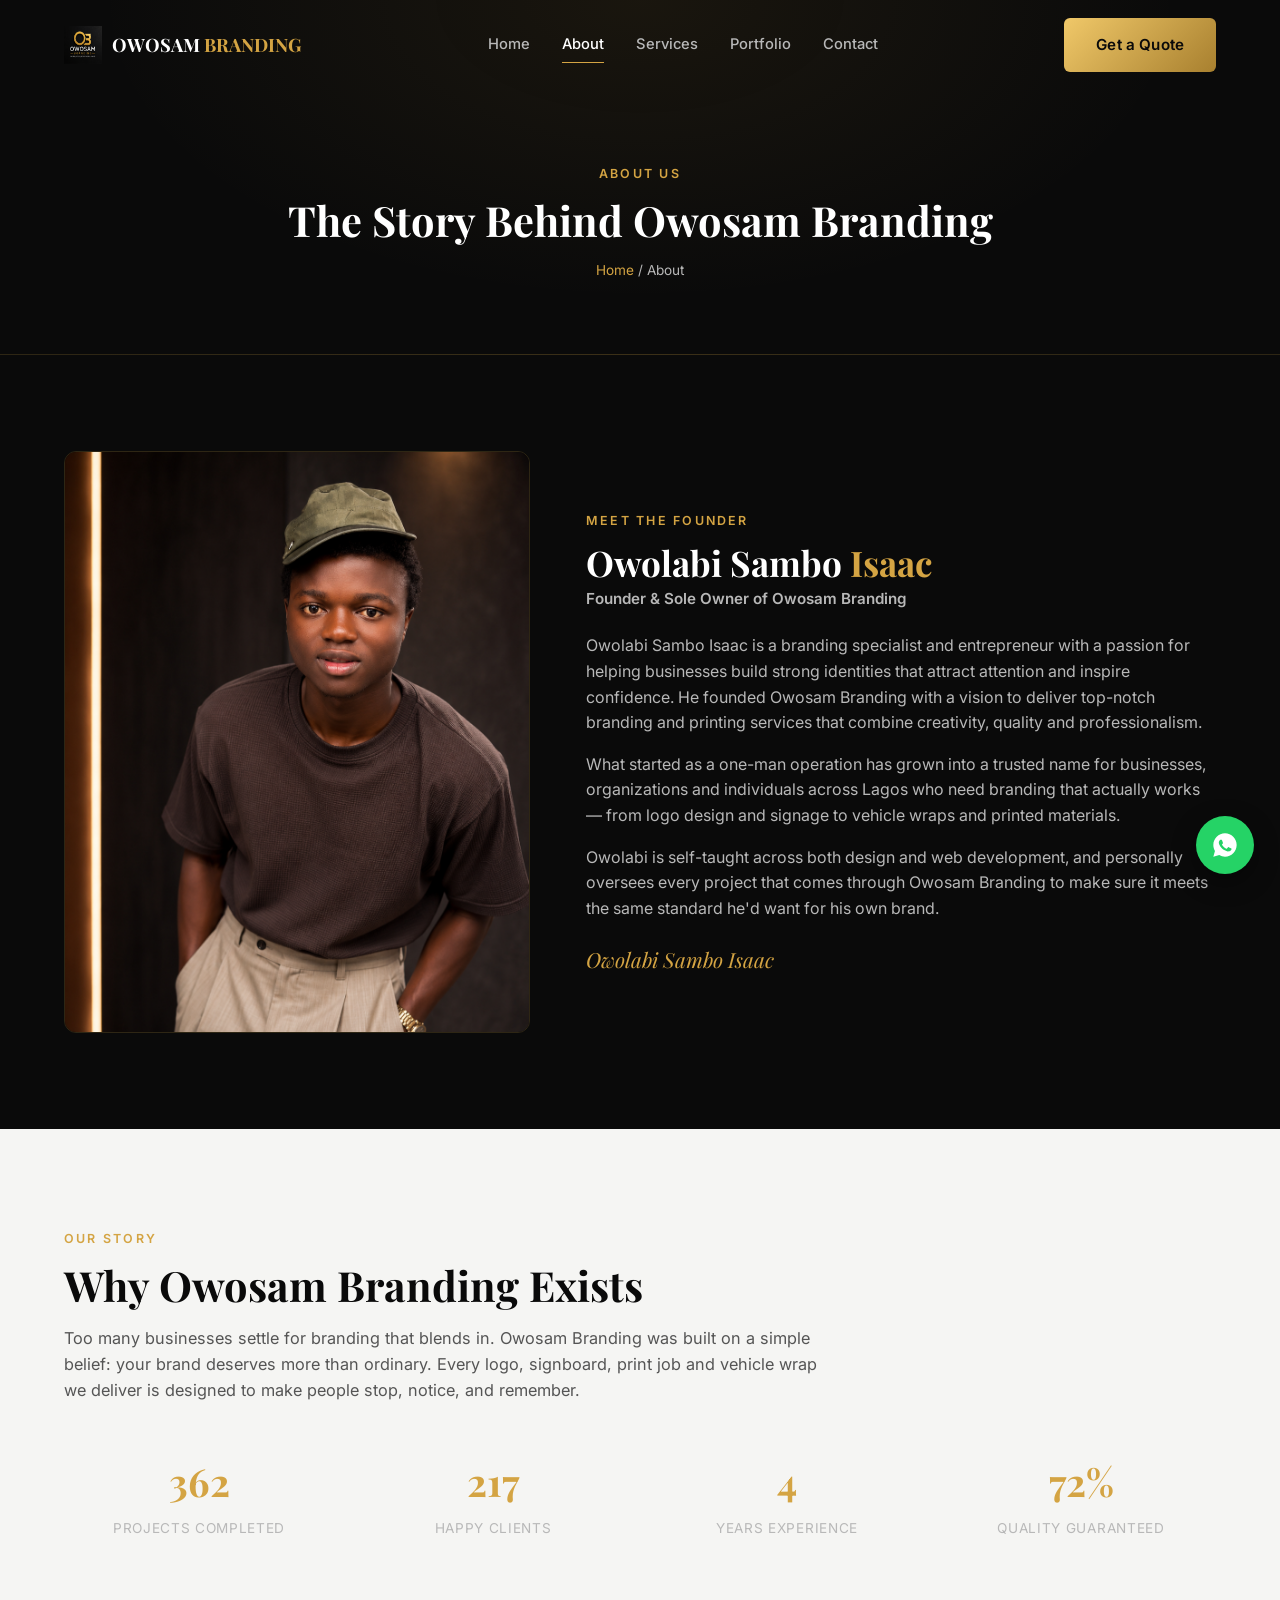
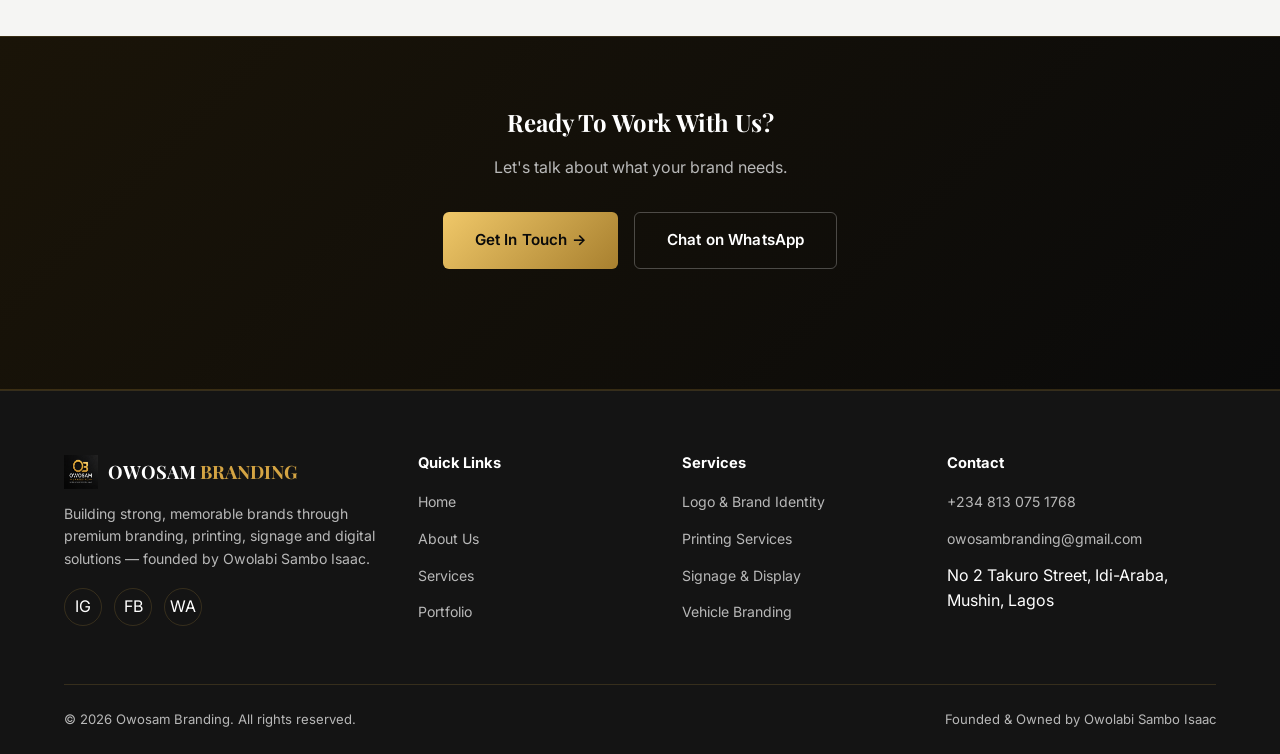
<file: about.html>
<!DOCTYPE html>
<html lang="en">
<head>
<meta charset="UTF-8">
<meta name="viewport" content="width=device-width, initial-scale=1.0">
<title>About Us | Owosam Branding — Founded by Owolabi Sambo Isaac</title>
<meta name="description" content="Learn the story behind Owosam Branding and its founder, Owolabi Sambo Isaac — a Lagos-based branding specialist building strong, memorable brands.">
<link rel="canonical" href="https://samboowolabi244342-max.github.io/owosambranding/about.html">
<meta property="og:title" content="About Owosam Branding — Founded by Owolabi Sambo Isaac">
<meta property="og:description" content="The story behind Owosam Branding and founder Owolabi Sambo Isaac.">
<meta property="og:type" content="profile">
<link rel="icon" href="images/logo.png" type="image/png">
<link rel="preconnect" href="https://fonts.googleapis.com">
<link rel="preconnect" href="https://fonts.gstatic.com" crossorigin>
<link href="https://fonts.googleapis.com/css2?family=Playfair+Display:wght@600;700&family=Inter:wght@400;500;600;700&display=swap" rel="stylesheet">
<link rel="stylesheet" href="css/style.css">
<script type="application/ld+json">
{
  "@context": "https://schema.org",
  "@type": "Person",
  "name": "Owolabi Sambo Isaac",
  "jobTitle": "Founder & Sole Owner",
  "worksFor": { "@type": "Organization", "name": "Owosam Branding" },
  "image": "https://samboowolabi244342-max.github.io/owosambranding/images/founder-owolabi-sambo-isaac.jpg",
  "url": "https://samboowolabi244342-max.github.io/owosambranding/about.html",
  "sameAs": [
    "https://www.instagram.com/owosambranding",
    "https://www.facebook.com/profile.php?id=61586457080422"
  ]
}
</script>
</head>
<body>

<div id="loader"><div class="loader-mark" aria-hidden="true"></div></div>
<a href="#main" class="skip-link">Skip to main content</a>

<header class="navbar" id="navbar">
  <div class="container nav-inner">
    <a href="index.html" class="logo" aria-label="Owosam Branding home">
      <img src="images/logo.png" alt="" width="38" height="38">
      <span class="logo-text">OWOSAM<span> BRANDING</span></span>
    </a>
    <nav class="nav-links" aria-label="Primary">
      <a href="index.html">Home</a>
      <a href="about.html" class="active">About</a>
      <a href="services.html">Services</a>
      <a href="portfolio.html">Portfolio</a>
      <a href="contact.html">Contact</a>
    </nav>
    <div class="nav-cta">
      <a href="contact.html" class="btn btn-gold">Get a Quote</a>
      <button class="hamburger" id="hamburger" aria-label="Open menu" aria-expanded="false" aria-controls="mobileMenu">
        <span></span><span></span><span></span>
      </button>
    </div>
  </div>
</header>

<div class="mobile-menu" id="mobileMenu">
  <a href="index.html">Home</a>
  <a href="about.html" class="active">About</a>
  <a href="services.html">Services</a>
  <a href="portfolio.html">Portfolio</a>
  <a href="contact.html">Contact</a>
</div>

<main id="main">
  <section class="page-header">
    <div class="container">
      <div class="eyebrow">About Us</div>
      <h1 class="section-title">The Story Behind Owosam Branding</h1>
      <p class="breadcrumb"><a href="index.html">Home</a> / About</p>
    </div>
  </section>

  <section class="section">
    <div class="container founder-grid">
      <div class="founder-photo reveal">
        <img src="images/founder-owolabi-sambo-isaac.jpg" alt="Owolabi Sambo Isaac, Founder and Sole Owner of Owosam Branding" loading="lazy">
      </div>
      <div class="reveal">
        <div class="eyebrow">Meet The Founder</div>
        <h2 class="founder-name">Owolabi Sambo <span class="gold">Isaac</span></h2>
        <p class="founder-title">Founder &amp; Sole Owner of Owosam Branding</p>
        <div class="founder-bio">
          <p>Owolabi Sambo Isaac is a branding specialist and entrepreneur with a passion for helping businesses build strong identities that attract attention and inspire confidence. He founded Owosam Branding with a vision to deliver top-notch branding and printing services that combine creativity, quality and professionalism.</p>
          <p>What started as a one-man operation has grown into a trusted name for businesses, organizations and individuals across Lagos who need branding that actually works — from logo design and signage to vehicle wraps and printed materials.</p>
          <p>Owolabi is self-taught across both design and web development, and personally oversees every project that comes through Owosam Branding to make sure it meets the same standard he'd want for his own brand.</p>
        </div>
        <p class="founder-sig">Owolabi Sambo Isaac</p>
      </div>
    </div>
  </section>

  <section class="section light">
    <div class="container">
      <div class="eyebrow reveal">Our Story</div>
      <h2 class="section-title reveal">Why Owosam Branding Exists</h2>
      <p class="section-sub reveal" style="max-width:760px;">Too many businesses settle for branding that blends in. Owosam Branding was built on a simple belief: your brand deserves more than ordinary. Every logo, signboard, print job and vehicle wrap we deliver is designed to make people stop, notice, and remember.</p>
      <div class="stats-bar reveal-stagger" style="border:none; padding:0;">
        <div class="stat"><div class="num" data-count="500">0</div><div class="label">Projects Completed</div></div>
        <div class="stat"><div class="num" data-count="300">0</div><div class="label">Happy Clients</div></div>
        <div class="stat"><div class="num" data-count="5">0</div><div class="label">Years Experience</div></div>
        <div class="stat"><div class="num" data-count="100" data-suffix="%">0</div><div class="label">Quality Guaranteed</div></div>
      </div>
    </div>
  </section>

  <section class="cta-band">
    <div class="container reveal">
      <h2>Ready To Work With Us?</h2>
      <p>Let's talk about what your brand needs.</p>
      <div class="hero-actions" style="justify-content:center;">
        <a href="contact.html" class="btn btn-gold">Get In Touch &rarr;</a>
        <a href="https://wa.me/2348130751768" class="btn btn-outline" target="_blank" rel="noopener">Chat on WhatsApp</a>
      </div>
    </div>
  </section>
</main>

<footer>
  <div class="container">
    <div class="footer-grid">
      <div class="footer-about">
        <a href="index.html" class="logo"><img src="images/logo.png" alt="" width="34" height="34"><span class="logo-text">OWOSAM<span> BRANDING</span></span></a>
        <p>Building strong, memorable brands through premium branding, printing, signage and digital solutions — founded by Owolabi Sambo Isaac.</p>
        <div class="footer-social">
          <a href="https://www.instagram.com/owosambranding" target="_blank" rel="noopener" aria-label="Instagram">IG</a>
          <a href="https://www.facebook.com/profile.php?id=61586457080422" target="_blank" rel="noopener" aria-label="Facebook">FB</a>
          <a href="https://wa.me/2348130751768" target="_blank" rel="noopener" aria-label="WhatsApp">WA</a>
        </div>
      </div>
      <div class="footer-col">
        <h4>Quick Links</h4>
        <ul>
          <li><a href="index.html">Home</a></li>
          <li><a href="about.html">About Us</a></li>
          <li><a href="services.html">Services</a></li>
          <li><a href="portfolio.html">Portfolio</a></li>
        </ul>
      </div>
      <div class="footer-col">
        <h4>Services</h4>
        <ul>
          <li><a href="services.html">Logo &amp; Brand Identity</a></li>
          <li><a href="services.html">Printing Services</a></li>
          <li><a href="services.html">Signage &amp; Display</a></li>
          <li><a href="services.html">Vehicle Branding</a></li>
        </ul>
      </div>
      <div class="footer-col">
        <h4>Contact</h4>
        <ul>
          <li><a href="tel:+2348130751768">+234 813 075 1768</a></li>
          <li><a href="mailto:owosambranding@gmail.com">owosambranding@gmail.com</a></li>
          <li>No 2 Takuro Street, Idi-Araba, Mushin, Lagos</li>
        </ul>
      </div>
    </div>
    <div class="footer-bottom">
      <p>&copy; <span id="year"></span> Owosam Branding. All rights reserved.</p>
      <p>Founded &amp; Owned by Owolabi Sambo Isaac</p>
    </div>
  </div>
</footer>

<a href="https://wa.me/2348130751768" class="float-whatsapp" target="_blank" rel="noopener" aria-label="Chat on WhatsApp">
  <svg width="28" height="28" viewBox="0 0 24 24" fill="white"><path d="M12 2C6.48 2 2 6.48 2 12c0 1.85.5 3.58 1.38 5.07L2 22l5.07-1.33A9.94 9.94 0 0 0 12 22c5.52 0 10-4.48 10-10S17.52 2 12 2Zm5.2 14.2c-.22.62-1.28 1.18-1.77 1.25-.45.07-1.02.1-1.65-.1-.38-.12-.87-.28-1.5-.55-2.64-1.14-4.36-3.8-4.5-3.98-.13-.18-1.08-1.44-1.08-2.74 0-1.3.68-1.94.92-2.2.24-.27.52-.33.7-.33h.5c.16 0 .38-.06.59.45.22.53.74 1.84.8 1.97.07.13.11.29.02.47-.09.18-.13.29-.26.45-.13.16-.27.35-.39.47-.13.13-.27.27-.11.53.16.27.7 1.15 1.5 1.86 1.04.93 1.91 1.22 2.18 1.36.27.13.43.11.59-.07.16-.18.68-.79.86-1.06.18-.27.36-.22.6-.13.25.09 1.56.74 1.83.87.27.13.45.2.51.31.07.11.07.65-.14 1.26Z"/></svg>
</a>

<script src="js/script.js"></script>
</body>
</html>
</file>
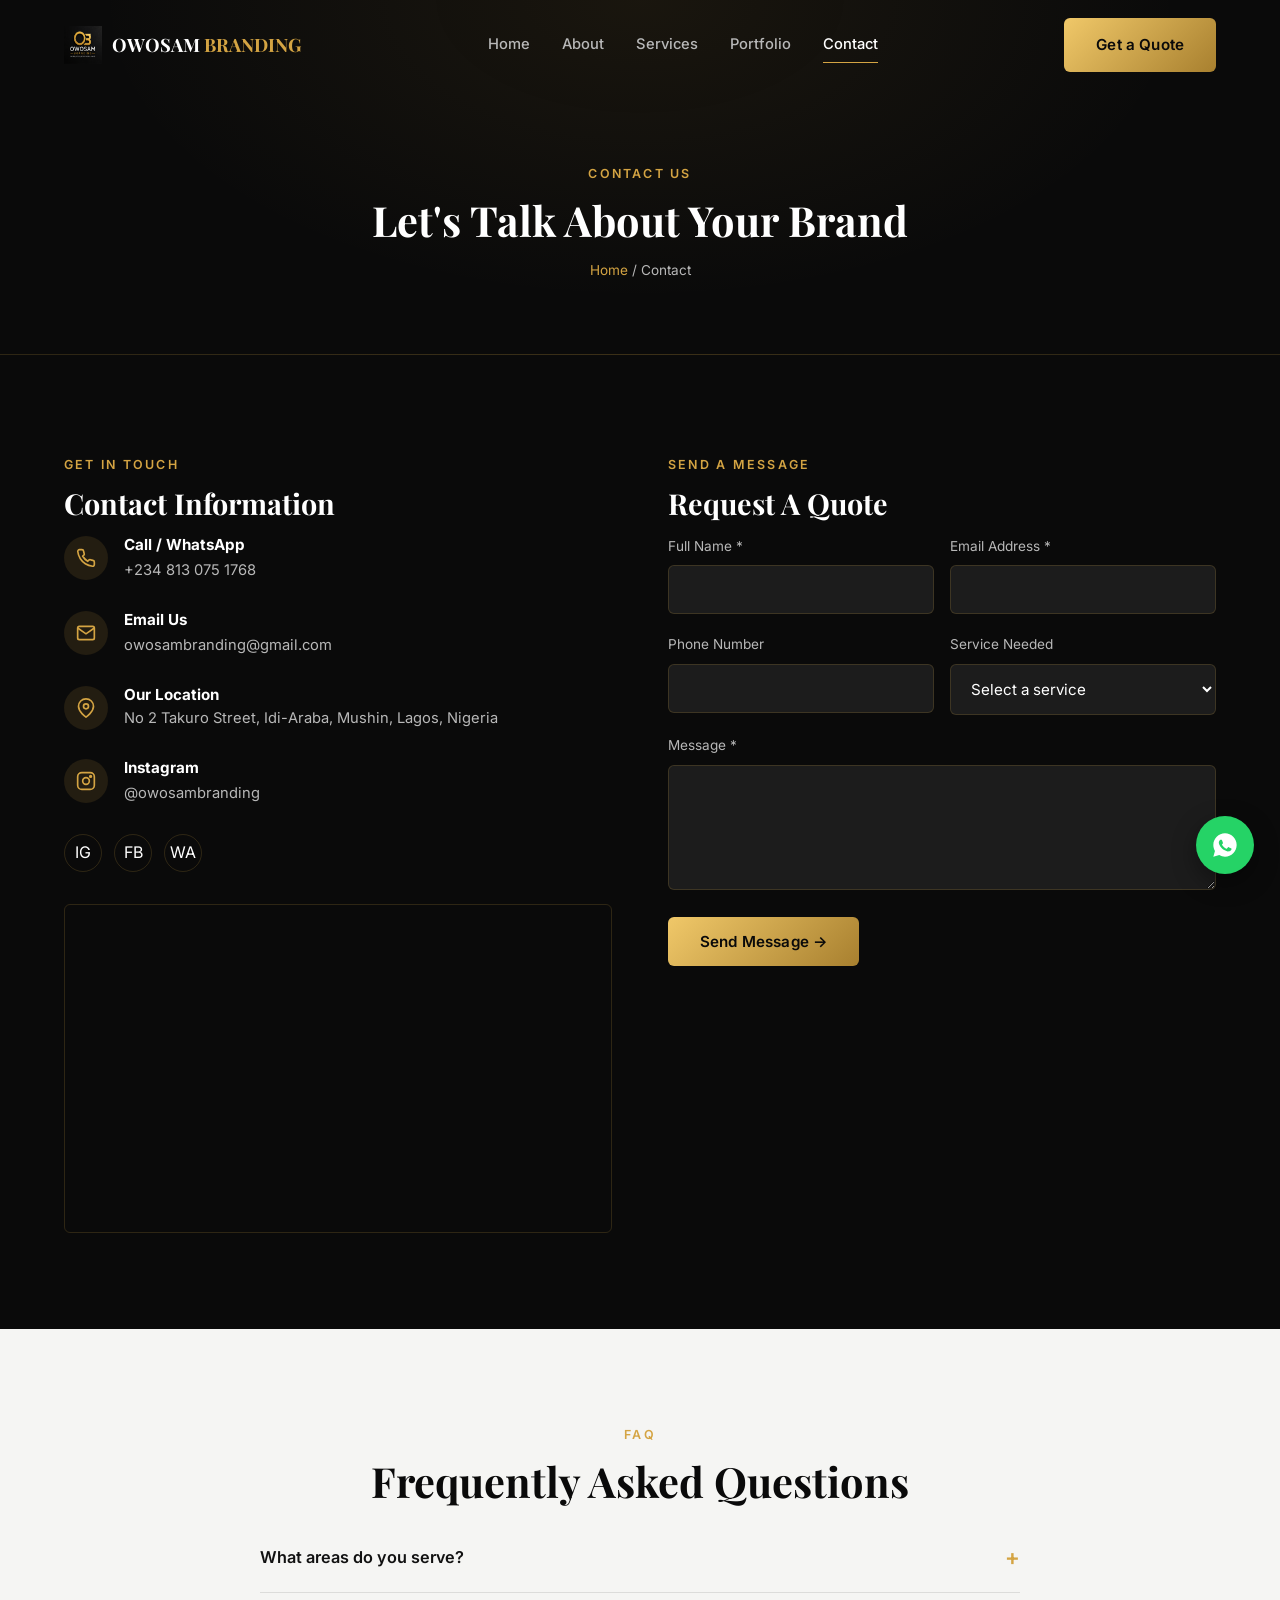
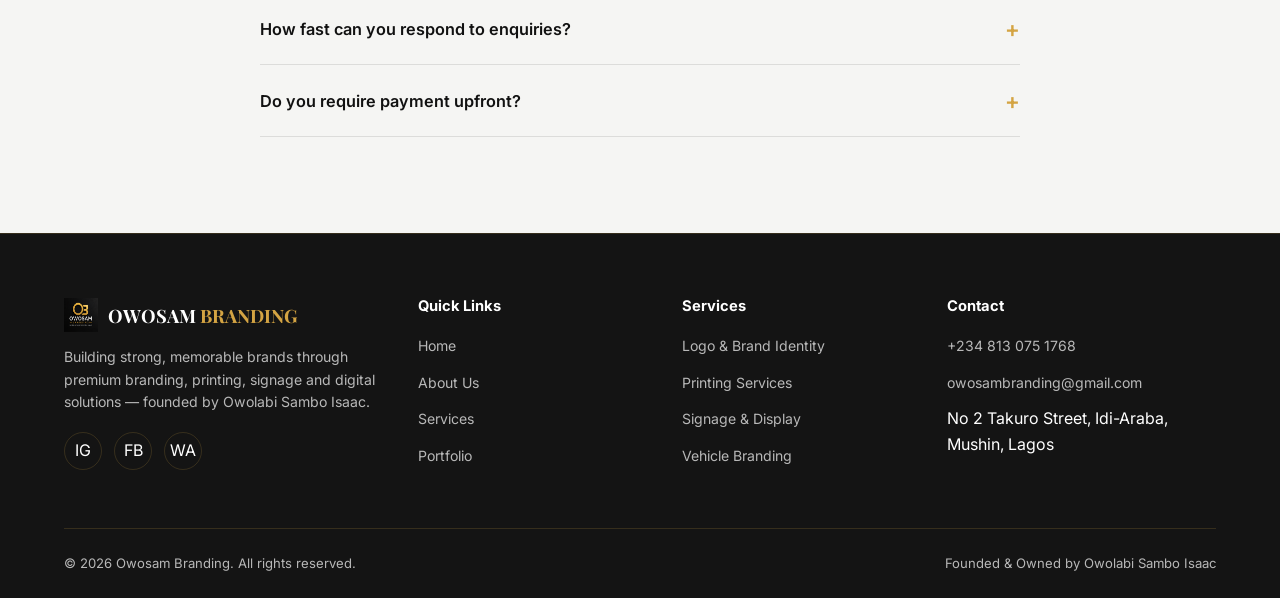
<file: contact.html>
<!DOCTYPE html>
<html lang="en">
<head>
<meta charset="UTF-8">
<meta name="viewport" content="width=device-width, initial-scale=1.0">
<title>Contact Us | Owosam Branding — Lagos, Nigeria</title>
<meta name="description" content="Get in touch with Owosam Branding in Mushin, Lagos. Call, WhatsApp or email founder Owolabi Sambo Isaac for a free quote on your next branding project.">
<link rel="canonical" href="https://samboowolabi244342-max.github.io/owosambranding/contact.html">
<meta property="og:title" content="Contact Owosam Branding">
<meta property="og:description" content="Reach Owosam Branding in Mushin, Lagos via WhatsApp, phone or email.">
<meta property="og:type" content="website">
<link rel="icon" href="images/logo.png" type="image/png">
<link rel="preconnect" href="https://fonts.googleapis.com">
<link rel="preconnect" href="https://fonts.gstatic.com" crossorigin>
<link href="https://fonts.googleapis.com/css2?family=Playfair+Display:wght@600;700&family=Inter:wght@400;500;600;700&display=swap" rel="stylesheet">
<link rel="stylesheet" href="css/style.css">
<script type="application/ld+json">
{
  "@context": "https://schema.org",
  "@type": "LocalBusiness",
  "name": "Owosam Branding",
  "image": "https://samboowolabi244342-max.github.io/owosambranding/images/logo.png",
  "founder": "Owolabi Sambo Isaac",
  "telephone": "+2348130751768",
  "email": "owosambranding@gmail.com",
  "address": {
    "@type": "PostalAddress",
    "streetAddress": "2 Takuro Street, Idi-Araba",
    "addressLocality": "Mushin",
    "addressRegion": "Lagos",
    "addressCountry": "NG"
  }
}
</script>
</head>
<body>

<div id="loader"><div class="loader-mark" aria-hidden="true"></div></div>
<a href="#main" class="skip-link">Skip to main content</a>

<header class="navbar" id="navbar">
  <div class="container nav-inner">
    <a href="index.html" class="logo" aria-label="Owosam Branding home">
      <img src="images/logo.png" alt="" width="38" height="38">
      <span class="logo-text">OWOSAM<span> BRANDING</span></span>
    </a>
    <nav class="nav-links" aria-label="Primary">
      <a href="index.html">Home</a>
      <a href="about.html">About</a>
      <a href="services.html">Services</a>
      <a href="portfolio.html">Portfolio</a>
      <a href="contact.html" class="active">Contact</a>
    </nav>
    <div class="nav-cta">
      <a href="contact.html" class="btn btn-gold">Get a Quote</a>
      <button class="hamburger" id="hamburger" aria-label="Open menu" aria-expanded="false" aria-controls="mobileMenu">
        <span></span><span></span><span></span>
      </button>
    </div>
  </div>
</header>

<div class="mobile-menu" id="mobileMenu">
  <a href="index.html">Home</a>
  <a href="about.html">About</a>
  <a href="services.html">Services</a>
  <a href="portfolio.html">Portfolio</a>
  <a href="contact.html" class="active">Contact</a>
</div>

<main id="main">
  <section class="page-header">
    <div class="container">
      <div class="eyebrow">Contact Us</div>
      <h1 class="section-title">Let's Talk About Your Brand</h1>
      <p class="breadcrumb"><a href="index.html">Home</a> / Contact</p>
    </div>
  </section>

  <section class="section">
    <div class="container contact-grid">
      <div class="reveal">
        <div class="eyebrow">Get In Touch</div>
        <h2 class="section-title" style="font-size:1.8rem;">Contact Information</h2>

        <div class="contact-info-item">
          <div class="ic" aria-hidden="true">
            <svg width="20" height="20" viewBox="0 0 24 24" fill="none" stroke="currentColor" stroke-width="2"><path d="M22 16.92v3a2 2 0 0 1-2.18 2 19.79 19.79 0 0 1-8.63-3.07 19.5 19.5 0 0 1-6-6 19.79 19.79 0 0 1-3.07-8.67A2 2 0 0 1 4.11 2h3a2 2 0 0 1 2 1.72c.127.96.362 1.903.7 2.81a2 2 0 0 1-.45 2.11L8.09 9.91a16 16 0 0 0 6 6l1.27-1.27a2 2 0 0 1 2.11-.45c.907.338 1.85.573 2.81.7A2 2 0 0 1 22 16.92Z"/></svg>
          </div>
          <div>
            <h4>Call / WhatsApp</h4>
            <a href="tel:+2348130751768">+234 813 075 1768</a>
          </div>
        </div>

        <div class="contact-info-item">
          <div class="ic" aria-hidden="true">
            <svg width="20" height="20" viewBox="0 0 24 24" fill="none" stroke="currentColor" stroke-width="2"><rect x="2" y="4" width="20" height="16" rx="2"/><path d="m22 6-10 7L2 6"/></svg>
          </div>
          <div>
            <h4>Email Us</h4>
            <a href="mailto:owosambranding@gmail.com">owosambranding@gmail.com</a>
          </div>
        </div>

        <div class="contact-info-item">
          <div class="ic" aria-hidden="true">
            <svg width="20" height="20" viewBox="0 0 24 24" fill="none" stroke="currentColor" stroke-width="2"><path d="M21 10c0 7-9 13-9 13s-9-6-9-13a9 9 0 0 1 18 0Z"/><circle cx="12" cy="10" r="3"/></svg>
          </div>
          <div>
            <h4>Our Location</h4>
            <p>No 2 Takuro Street, Idi-Araba, Mushin, Lagos, Nigeria</p>
          </div>
        </div>

        <div class="contact-info-item">
          <div class="ic" aria-hidden="true">
            <svg width="20" height="20" viewBox="0 0 24 24" fill="none" stroke="currentColor" stroke-width="2"><rect x="2" y="2" width="20" height="20" rx="5"/><circle cx="12" cy="12" r="4"/><circle cx="17.5" cy="6.5" r="1"/></svg>
          </div>
          <div>
            <h4>Instagram</h4>
            <a href="https://www.instagram.com/owosambranding" target="_blank" rel="noopener">@owosambranding</a>
          </div>
        </div>

        <div class="footer-social" style="margin-top:8px;">
          <a href="https://www.instagram.com/owosambranding" target="_blank" rel="noopener" aria-label="Instagram">IG</a>
          <a href="https://www.facebook.com/profile.php?id=61586457080422" target="_blank" rel="noopener" aria-label="Facebook">FB</a>
          <a href="https://wa.me/2348130751768" target="_blank" rel="noopener" aria-label="WhatsApp">WA</a>
        </div>

        <div class="map-wrap reveal">
          <iframe src="https://www.google.com/maps?q=No%202%20Takuro%20Street%2C%20Idi-Araba%2C%20Mushin%2C%20Lagos&output=embed" loading="lazy" referrerpolicy="no-referrer-when-downgrade" title="Owosam Branding location on Google Maps"></iframe>
        </div>
      </div>

      <div class="reveal">
        <div class="eyebrow">Send A Message</div>
        <h2 class="section-title" style="font-size:1.8rem;">Request A Quote</h2>
        <form id="contactForm" novalidate>
          <div class="form-row">
            <div class="form-group">
              <label for="name">Full Name *</label>
              <input type="text" id="name" name="name" required>
            </div>
            <div class="form-group">
              <label for="email">Email Address *</label>
              <input type="email" id="email" name="email" required>
            </div>
          </div>
          <div class="form-row">
            <div class="form-group">
              <label for="phone">Phone Number</label>
              <input type="tel" id="phone" name="phone">
            </div>
            <div class="form-group">
              <label for="service">Service Needed</label>
              <select id="service" name="service">
                <option value="">Select a service</option>
                <option>Logo &amp; Brand Identity</option>
                <option>Printing Services</option>
                <option>Signage</option>
                <option>Vehicle Branding</option>
                <option>Apparel Branding</option>
                <option>Website Design</option>
                <option>Other</option>
              </select>
            </div>
          </div>
          <div class="form-group">
            <label for="message">Message *</label>
            <textarea id="message" name="message" rows="5" required></textarea>
          </div>
          <button type="submit" class="btn btn-gold">Send Message &rarr;</button>
          <p class="form-status" id="formStatus" role="status"></p>
        </form>
      </div>
    </div>
  </section>

  <section class="section light" id="faq">
    <div class="container">
      <div class="eyebrow reveal text-center" style="display:block;">FAQ</div>
      <h2 class="section-title reveal text-center">Frequently Asked Questions</h2>
      <div class="faq-list reveal" style="color:#222;">
        <div class="faq-item" style="border-color:rgba(0,0,0,0.1);">
          <button class="faq-q" style="color:#111;">What areas do you serve? <span class="faq-icon">+</span></button>
          <div class="faq-a" style="color:#555;"><p>We're based in Mushin, Lagos and serve clients across Lagos State, with nationwide delivery for printed and branded materials.</p></div>
        </div>
        <div class="faq-item" style="border-color:rgba(0,0,0,0.1);">
          <button class="faq-q" style="color:#111;">How fast can you respond to enquiries? <span class="faq-icon">+</span></button>
          <div class="faq-a" style="color:#555;"><p>We typically respond to WhatsApp messages and emails within a few hours during business days.</p></div>
        </div>
        <div class="faq-item" style="border-color:rgba(0,0,0,0.1);">
          <button class="faq-q" style="color:#111;">Do you require payment upfront? <span class="faq-icon">+</span></button>
          <div class="faq-a" style="color:#555;"><p>A deposit is typically required to begin work, with the balance due on completion or delivery, depending on the project size.</p></div>
        </div>
      </div>
    </div>
  </section>
</main>

<footer>
  <div class="container">
    <div class="footer-grid">
      <div class="footer-about">
        <a href="index.html" class="logo"><img src="images/logo.png" alt="" width="34" height="34"><span class="logo-text">OWOSAM<span> BRANDING</span></span></a>
        <p>Building strong, memorable brands through premium branding, printing, signage and digital solutions — founded by Owolabi Sambo Isaac.</p>
        <div class="footer-social">
          <a href="https://www.instagram.com/owosambranding" target="_blank" rel="noopener" aria-label="Instagram">IG</a>
          <a href="https://www.facebook.com/profile.php?id=61586457080422" target="_blank" rel="noopener" aria-label="Facebook">FB</a>
          <a href="https://wa.me/2348130751768" target="_blank" rel="noopener" aria-label="WhatsApp">WA</a>
        </div>
      </div>
      <div class="footer-col">
        <h4>Quick Links</h4>
        <ul>
          <li><a href="index.html">Home</a></li>
          <li><a href="about.html">About Us</a></li>
          <li><a href="services.html">Services</a></li>
          <li><a href="portfolio.html">Portfolio</a></li>
        </ul>
      </div>
      <div class="footer-col">
        <h4>Services</h4>
        <ul>
          <li><a href="services.html">Logo &amp; Brand Identity</a></li>
          <li><a href="services.html">Printing Services</a></li>
          <li><a href="services.html">Signage &amp; Display</a></li>
          <li><a href="services.html">Vehicle Branding</a></li>
        </ul>
      </div>
      <div class="footer-col">
        <h4>Contact</h4>
        <ul>
          <li><a href="tel:+2348130751768">+234 813 075 1768</a></li>
          <li><a href="mailto:owosambranding@gmail.com">owosambranding@gmail.com</a></li>
          <li>No 2 Takuro Street, Idi-Araba, Mushin, Lagos</li>
        </ul>
      </div>
    </div>
    <div class="footer-bottom">
      <p>&copy; <span id="year"></span> Owosam Branding. All rights reserved.</p>
      <p>Founded &amp; Owned by Owolabi Sambo Isaac</p>
    </div>
  </div>
</footer>

<a href="https://wa.me/2348130751768" class="float-whatsapp" target="_blank" rel="noopener" aria-label="Chat on WhatsApp">
  <svg width="28" height="28" viewBox="0 0 24 24" fill="white"><path d="M12 2C6.48 2 2 6.48 2 12c0 1.85.5 3.58 1.38 5.07L2 22l5.07-1.33A9.94 9.94 0 0 0 12 22c5.52 0 10-4.48 10-10S17.52 2 12 2Zm5.2 14.2c-.22.62-1.28 1.18-1.77 1.25-.45.07-1.02.1-1.65-.1-.38-.12-.87-.28-1.5-.55-2.64-1.14-4.36-3.8-4.5-3.98-.13-.18-1.08-1.44-1.08-2.74 0-1.3.68-1.94.92-2.2.24-.27.52-.33.7-.33h.5c.16 0 .38-.06.59.45.22.53.74 1.84.8 1.97.07.13.11.29.02.47-.09.18-.13.29-.26.45-.13.16-.27.35-.39.47-.13.13-.27.27-.11.53.16.27.7 1.15 1.5 1.86 1.04.93 1.91 1.22 2.18 1.36.27.13.43.11.59-.07.16-.18.68-.79.86-1.06.18-.27.36-.22.6-.13.25.09 1.56.74 1.83.87.27.13.45.2.51.31.07.11.07.65-.14 1.26Z"/></svg>
</a>

<script src="js/script.js"></script>
</body>
</html>
</file>
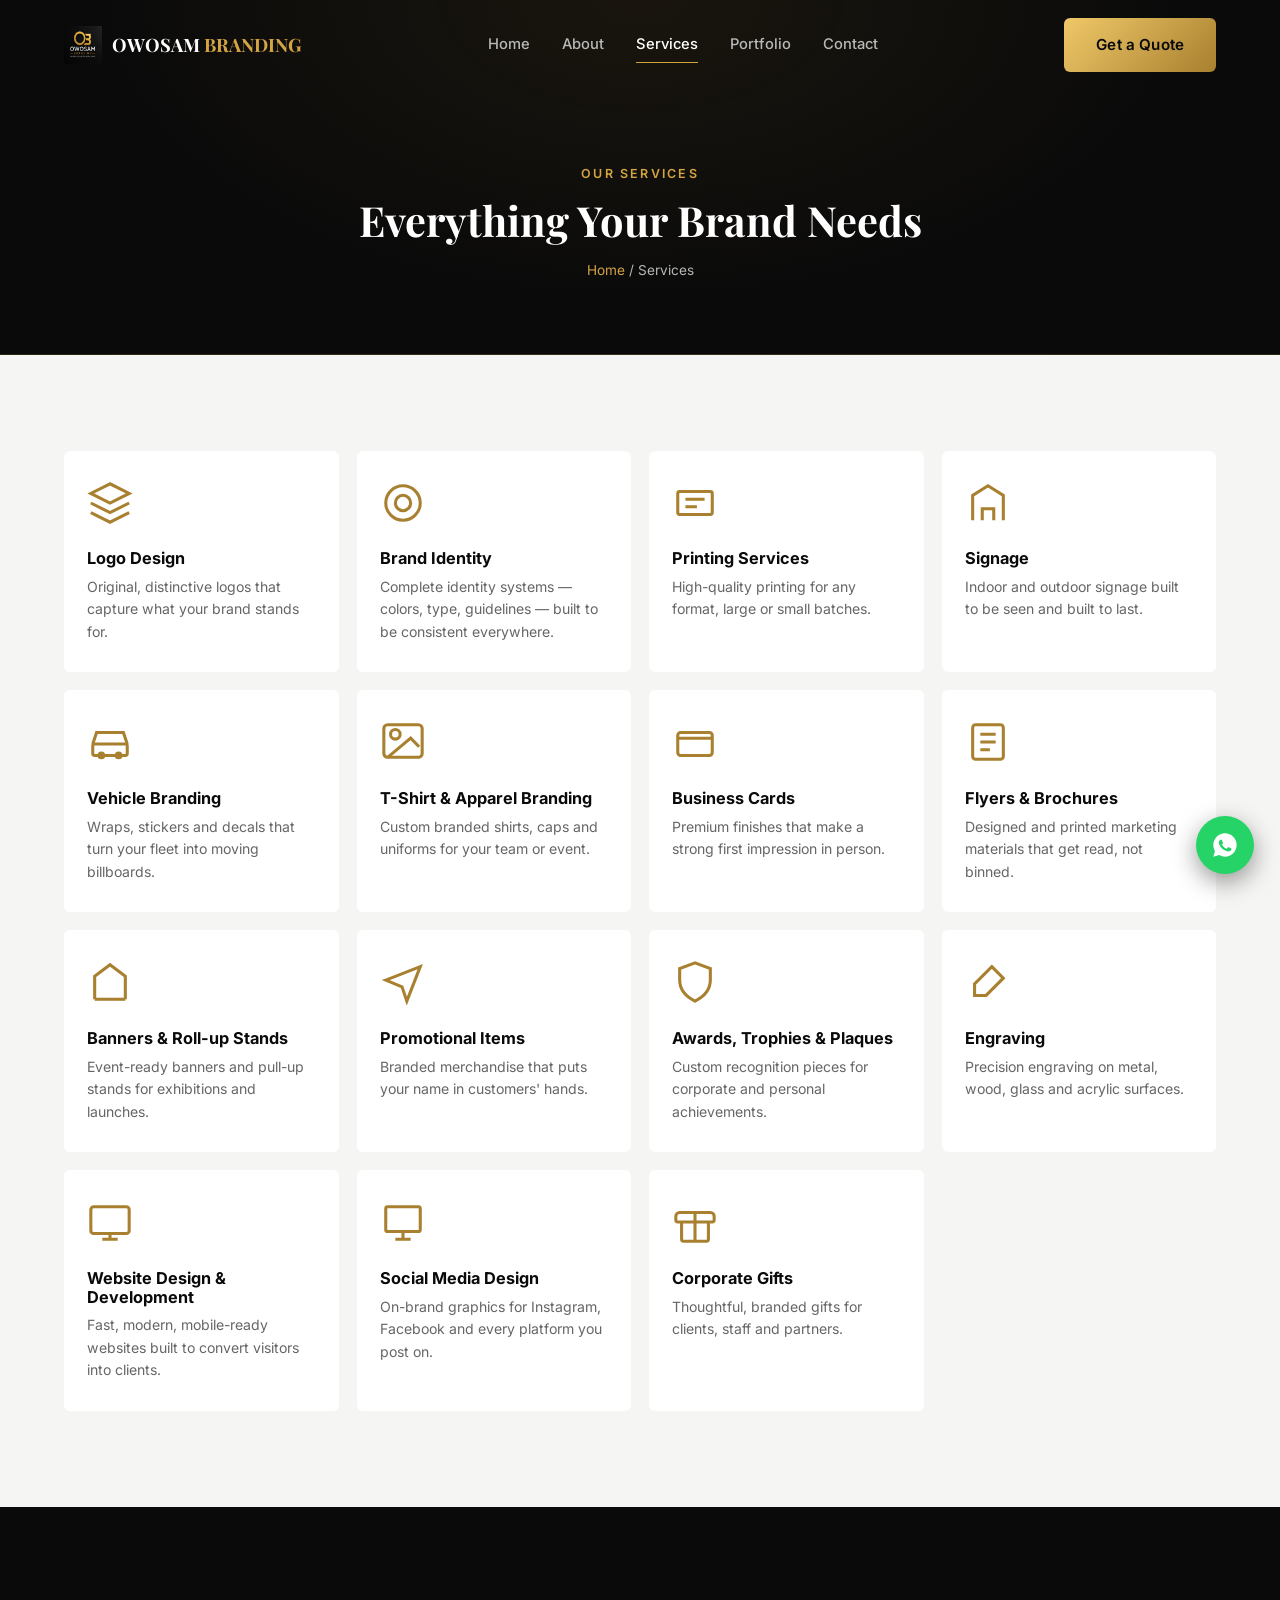
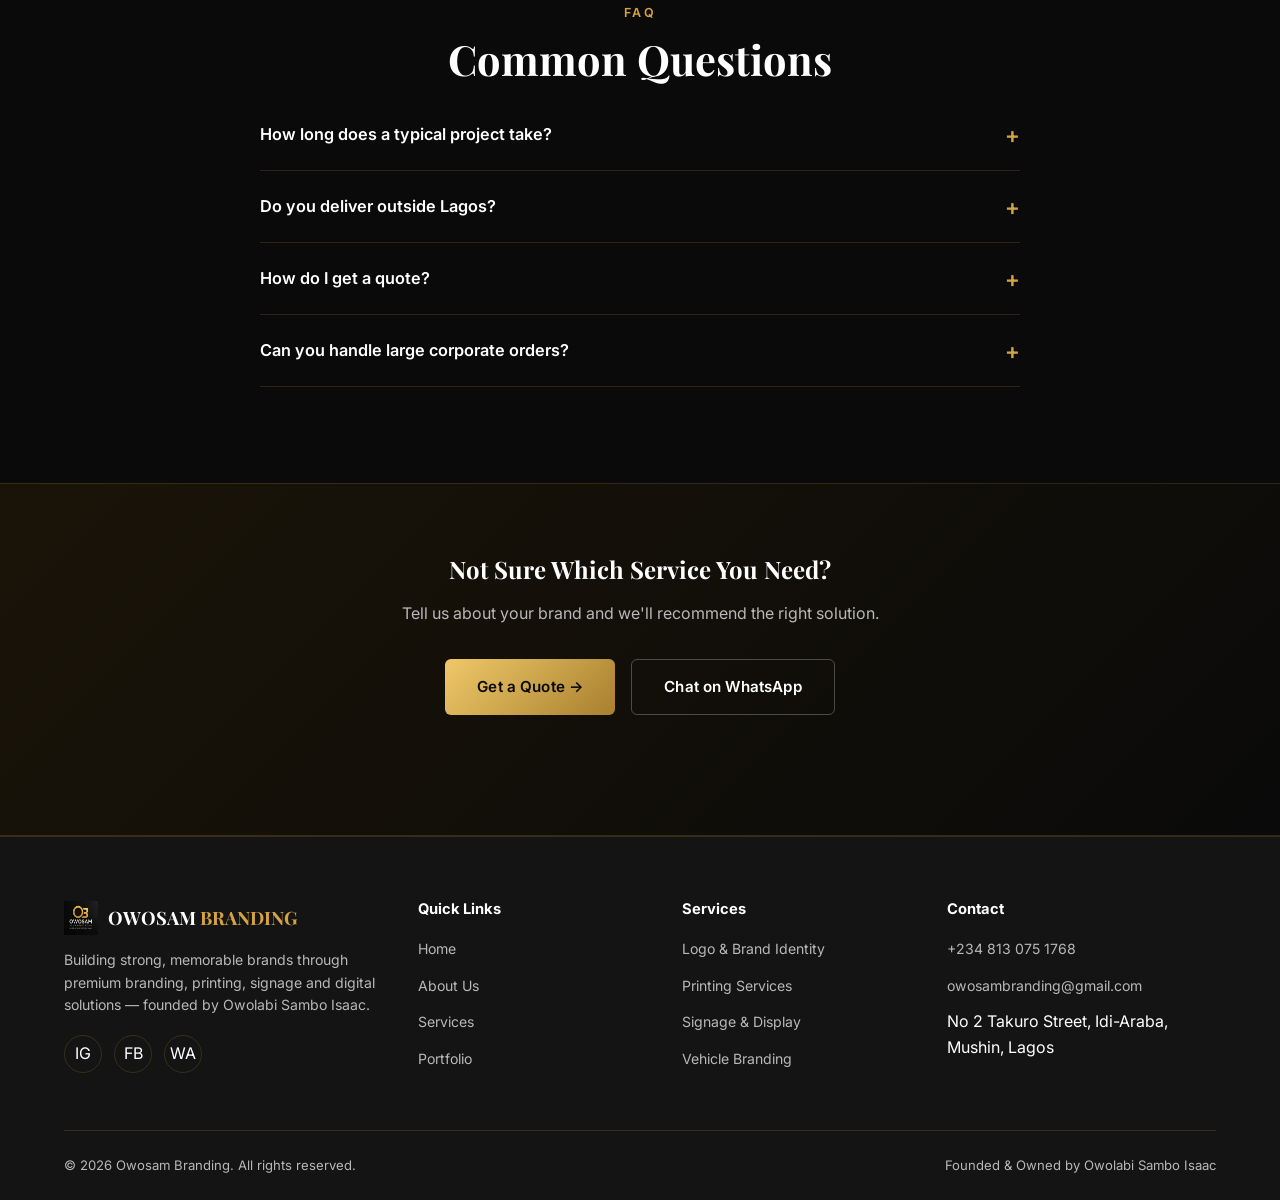
<file: services.html>
<!DOCTYPE html>
<html lang="en">
<head>
<meta charset="UTF-8">
<meta name="viewport" content="width=device-width, initial-scale=1.0">
<title>Our Services | Owosam Branding — Branding, Printing & Signage in Lagos</title>
<meta name="description" content="Explore Owosam Branding's full range of services: logo design, brand identity, printing, signage, vehicle branding, apparel, awards, engraving, web and social media design.">
<link rel="canonical" href="https://samboowolabi244342-max.github.io/owosambranding/services.html">
<meta property="og:title" content="Services | Owosam Branding">
<meta property="og:description" content="Logo design, printing, signage, vehicle branding, apparel, awards and more — all in one Lagos-based agency.">
<meta property="og:type" content="website">
<link rel="icon" href="images/logo.png" type="image/png">
<link rel="preconnect" href="https://fonts.googleapis.com">
<link rel="preconnect" href="https://fonts.gstatic.com" crossorigin>
<link href="https://fonts.googleapis.com/css2?family=Playfair+Display:wght@600;700&family=Inter:wght@400;500;600;700&display=swap" rel="stylesheet">
<link rel="stylesheet" href="css/style.css">
<script type="application/ld+json">
{
  "@context": "https://schema.org",
  "@type": "Service",
  "serviceType": "Branding, Printing and Design Services",
  "provider": { "@type": "Organization", "name": "Owosam Branding", "founder": "Owolabi Sambo Isaac" },
  "areaServed": "Lagos, Nigeria"
}
</script>
</head>
<body>

<div id="loader"><div class="loader-mark" aria-hidden="true"></div></div>
<a href="#main" class="skip-link">Skip to main content</a>

<header class="navbar" id="navbar">
  <div class="container nav-inner">
    <a href="index.html" class="logo" aria-label="Owosam Branding home">
      <img src="images/logo.png" alt="" width="38" height="38">
      <span class="logo-text">OWOSAM<span> BRANDING</span></span>
    </a>
    <nav class="nav-links" aria-label="Primary">
      <a href="index.html">Home</a>
      <a href="about.html">About</a>
      <a href="services.html" class="active">Services</a>
      <a href="portfolio.html">Portfolio</a>
      <a href="contact.html">Contact</a>
    </nav>
    <div class="nav-cta">
      <a href="contact.html" class="btn btn-gold">Get a Quote</a>
      <button class="hamburger" id="hamburger" aria-label="Open menu" aria-expanded="false" aria-controls="mobileMenu">
        <span></span><span></span><span></span>
      </button>
    </div>
  </div>
</header>

<div class="mobile-menu" id="mobileMenu">
  <a href="index.html">Home</a>
  <a href="about.html">About</a>
  <a href="services.html" class="active">Services</a>
  <a href="portfolio.html">Portfolio</a>
  <a href="contact.html">Contact</a>
</div>

<main id="main">
  <section class="page-header">
    <div class="container">
      <div class="eyebrow">Our Services</div>
      <h1 class="section-title">Everything Your Brand Needs</h1>
      <p class="breadcrumb"><a href="index.html">Home</a> / Services</p>
    </div>
  </section>

  <section class="section light">
    <div class="container">
      <div class="services-grid reveal-stagger">
        <div class="service-card"><svg class="icon" viewBox="0 0 24 24" fill="none" stroke="currentColor" stroke-width="1.6"><path d="M12 2 2 7l10 5 10-5-10-5Z"/><path d="m2 17 10 5 10-5M2 12l10 5 10-5"/></svg><h3>Logo Design</h3><p>Original, distinctive logos that capture what your brand stands for.</p></div>
        <div class="service-card"><svg class="icon" viewBox="0 0 24 24" fill="none" stroke="currentColor" stroke-width="1.6"><circle cx="12" cy="12" r="9"/><path d="M8 12a4 4 0 1 1 8 0 4 4 0 0 1-8 0Z"/></svg><h3>Brand Identity</h3><p>Complete identity systems — colors, type, guidelines — built to be consistent everywhere.</p></div>
        <div class="service-card"><svg class="icon" viewBox="0 0 24 24" fill="none" stroke="currentColor" stroke-width="1.6"><rect x="3" y="6" width="18" height="12" rx="1"/><path d="M7 10h10M7 14h6"/></svg><h3>Printing Services</h3><p>High-quality printing for any format, large or small batches.</p></div>
        <div class="service-card"><svg class="icon" viewBox="0 0 24 24" fill="none" stroke="currentColor" stroke-width="1.6"><path d="M4 21V8l8-5 8 5v13"/><path d="M9 21v-6h6v6"/></svg><h3>Signage</h3><p>Indoor and outdoor signage built to be seen and built to last.</p></div>
        <div class="service-card"><svg class="icon" viewBox="0 0 24 24" fill="none" stroke="currentColor" stroke-width="1.6"><path d="M3 13l2-6h14l2 6"/><rect x="3" y="13" width="18" height="6" rx="1"/><circle cx="7.5" cy="19" r="1.2"/><circle cx="16.5" cy="19" r="1.2"/></svg><h3>Vehicle Branding</h3><p>Wraps, stickers and decals that turn your fleet into moving billboards.</p></div>
        <div class="service-card"><svg class="icon" viewBox="0 0 24 24" fill="none" stroke="currentColor" stroke-width="1.6"><path d="M20.4 14.5 16 10 4 20"/><circle cx="8" cy="8" r="2.5"/><rect x="2" y="3" width="20" height="17" rx="2"/></svg><h3>T-Shirt &amp; Apparel Branding</h3><p>Custom branded shirts, caps and uniforms for your team or event.</p></div>
        <div class="service-card"><svg class="icon" viewBox="0 0 24 24" fill="none" stroke="currentColor" stroke-width="1.6"><rect x="3" y="7" width="18" height="12" rx="1.5"/><path d="M3 10h18"/></svg><h3>Business Cards</h3><p>Premium finishes that make a strong first impression in person.</p></div>
        <div class="service-card"><svg class="icon" viewBox="0 0 24 24" fill="none" stroke="currentColor" stroke-width="1.6"><rect x="4" y="3" width="16" height="18" rx="1.5"/><path d="M8 8h8M8 12h8M8 16h5"/></svg><h3>Flyers &amp; Brochures</h3><p>Designed and printed marketing materials that get read, not binned.</p></div>
        <div class="service-card"><svg class="icon" viewBox="0 0 24 24" fill="none" stroke="currentColor" stroke-width="1.6"><path d="M4 21V9l8-6 8 6v12"/><path d="M4 21h16"/></svg><h3>Banners &amp; Roll-up Stands</h3><p>Event-ready banners and pull-up stands for exhibitions and launches.</p></div>
        <div class="service-card"><svg class="icon" viewBox="0 0 24 24" fill="none" stroke="currentColor" stroke-width="1.6"><path d="M3 11l18-7-7 18-2.5-7.5L3 11Z"/></svg><h3>Promotional Items</h3><p>Branded merchandise that puts your name in customers' hands.</p></div>
        <div class="service-card"><svg class="icon" viewBox="0 0 24 24" fill="none" stroke="currentColor" stroke-width="1.6"><path d="M12 2 4 5v6c0 5 3.4 8.7 8 11 4.6-2.3 8-6 8-11V5l-8-3Z"/></svg><h3>Awards, Trophies &amp; Plaques</h3><p>Custom recognition pieces for corporate and personal achievements.</p></div>
        <div class="service-card"><svg class="icon" viewBox="0 0 24 24" fill="none" stroke="currentColor" stroke-width="1.6"><path d="m14 4 6 6-9 9H5v-6l9-9Z"/></svg><h3>Engraving</h3><p>Precision engraving on metal, wood, glass and acrylic surfaces.</p></div>
        <div class="service-card"><svg class="icon" viewBox="0 0 24 24" fill="none" stroke="currentColor" stroke-width="1.6"><rect x="2" y="4" width="20" height="14" rx="1.5"/><path d="M8 21h8M12 18v3"/></svg><h3>Website Design &amp; Development</h3><p>Fast, modern, mobile-ready websites built to convert visitors into clients.</p></div>
        <div class="service-card"><svg class="icon" viewBox="0 0 24 24" fill="none" stroke="currentColor" stroke-width="1.6"><rect x="3" y="4" width="18" height="13" rx="1"/><path d="M8 21h8M12 17v4"/></svg><h3>Social Media Design</h3><p>On-brand graphics for Instagram, Facebook and every platform you post on.</p></div>
        <div class="service-card"><svg class="icon" viewBox="0 0 24 24" fill="none" stroke="currentColor" stroke-width="1.6"><path d="M20 7H4a2 2 0 0 0-2 2v2a1 1 0 0 0 1 1h18a1 1 0 0 0 1-1V9a2 2 0 0 0-2-2Z"/><path d="M12 7v15M5 12v9a1 1 0 0 0 1 1h12a1 1 0 0 0 1-1v-9"/></svg><h3>Corporate Gifts</h3><p>Thoughtful, branded gifts for clients, staff and partners.</p></div>
      </div>
    </div>
  </section>

  <section class="section">
    <div class="container">
      <div class="eyebrow reveal text-center" style="display:block;">FAQ</div>
      <h2 class="section-title reveal text-center">Common Questions</h2>
      <div class="faq-list reveal" id="faqList">
        <div class="faq-item">
          <button class="faq-q">How long does a typical project take? <span class="faq-icon">+</span></button>
          <div class="faq-a"><p>Most printing jobs are completed within 2–5 working days. Branding projects like logo design or full identity packages typically take 1–2 weeks depending on scope and revisions.</p></div>
        </div>
        <div class="faq-item">
          <button class="faq-q">Do you deliver outside Lagos? <span class="faq-icon">+</span></button>
          <div class="faq-a"><p>Yes, we ship printed materials and merchandise across Nigeria. Installation services like signage and vehicle branding are currently handled within Lagos.</p></div>
        </div>
        <div class="faq-item">
          <button class="faq-q">How do I get a quote? <span class="faq-icon">+</span></button>
          <div class="faq-a"><p>Reach out via WhatsApp, the contact form, or email with details of what you need, and we'll respond with pricing and timelines within 24 hours.</p></div>
        </div>
        <div class="faq-item">
          <button class="faq-q">Can you handle large corporate orders? <span class="faq-icon">+</span></button>
          <div class="faq-a"><p>Yes — we regularly handle bulk orders for corporate gifts, uniforms, signage and printed materials for organizations and events.</p></div>
        </div>
      </div>
    </div>
  </section>

  <section class="cta-band">
    <div class="container reveal">
      <h2>Not Sure Which Service You Need?</h2>
      <p>Tell us about your brand and we'll recommend the right solution.</p>
      <div class="hero-actions" style="justify-content:center;">
        <a href="contact.html" class="btn btn-gold">Get a Quote &rarr;</a>
        <a href="https://wa.me/2348130751768" class="btn btn-outline" target="_blank" rel="noopener">Chat on WhatsApp</a>
      </div>
    </div>
  </section>
</main>

<footer>
  <div class="container">
    <div class="footer-grid">
      <div class="footer-about">
        <a href="index.html" class="logo"><img src="images/logo.png" alt="" width="34" height="34"><span class="logo-text">OWOSAM<span> BRANDING</span></span></a>
        <p>Building strong, memorable brands through premium branding, printing, signage and digital solutions — founded by Owolabi Sambo Isaac.</p>
        <div class="footer-social">
          <a href="https://www.instagram.com/owosambranding" target="_blank" rel="noopener" aria-label="Instagram">IG</a>
          <a href="https://www.facebook.com/profile.php?id=61586457080422" target="_blank" rel="noopener" aria-label="Facebook">FB</a>
          <a href="https://wa.me/2348130751768" target="_blank" rel="noopener" aria-label="WhatsApp">WA</a>
        </div>
      </div>
      <div class="footer-col">
        <h4>Quick Links</h4>
        <ul>
          <li><a href="index.html">Home</a></li>
          <li><a href="about.html">About Us</a></li>
          <li><a href="services.html">Services</a></li>
          <li><a href="portfolio.html">Portfolio</a></li>
        </ul>
      </div>
      <div class="footer-col">
        <h4>Services</h4>
        <ul>
          <li><a href="services.html">Logo &amp; Brand Identity</a></li>
          <li><a href="services.html">Printing Services</a></li>
          <li><a href="services.html">Signage &amp; Display</a></li>
          <li><a href="services.html">Vehicle Branding</a></li>
        </ul>
      </div>
      <div class="footer-col">
        <h4>Contact</h4>
        <ul>
          <li><a href="tel:+2348130751768">+234 813 075 1768</a></li>
          <li><a href="mailto:owosambranding@gmail.com">owosambranding@gmail.com</a></li>
          <li>No 2 Takuro Street, Idi-Araba, Mushin, Lagos</li>
        </ul>
      </div>
    </div>
    <div class="footer-bottom">
      <p>&copy; <span id="year"></span> Owosam Branding. All rights reserved.</p>
      <p>Founded &amp; Owned by Owolabi Sambo Isaac</p>
    </div>
  </div>
</footer>

<a href="https://wa.me/2348130751768" class="float-whatsapp" target="_blank" rel="noopener" aria-label="Chat on WhatsApp">
  <svg width="28" height="28" viewBox="0 0 24 24" fill="white"><path d="M12 2C6.48 2 2 6.48 2 12c0 1.85.5 3.58 1.38 5.07L2 22l5.07-1.33A9.94 9.94 0 0 0 12 22c5.52 0 10-4.48 10-10S17.52 2 12 2Zm5.2 14.2c-.22.62-1.28 1.18-1.77 1.25-.45.07-1.02.1-1.65-.1-.38-.12-.87-.28-1.5-.55-2.64-1.14-4.36-3.8-4.5-3.98-.13-.18-1.08-1.44-1.08-2.74 0-1.3.68-1.94.92-2.2.24-.27.52-.33.7-.33h.5c.16 0 .38-.06.59.45.22.53.74 1.84.8 1.97.07.13.11.29.02.47-.09.18-.13.29-.26.45-.13.16-.27.35-.39.47-.13.13-.27.27-.11.53.16.27.7 1.15 1.5 1.86 1.04.93 1.91 1.22 2.18 1.36.27.13.43.11.59-.07.16-.18.68-.79.86-1.06.18-.27.36-.22.6-.13.25.09 1.56.74 1.83.87.27.13.45.2.51.31.07.11.07.65-.14 1.26Z"/></svg>
</a>

<script src="js/script.js"></script>
</body>
</html>
</file>
<file: css/style.css>
/* ============================================
   OWOSAM BRANDING — PREMIUM STYLESHEET
   Black & Gold Theme
   ============================================ */

:root {
  --black: #0a0a0a;
  --black-soft: #141414;
  --black-card: #1c1c1c;
  --gold: #d4a443;
  --gold-light: #f0c869;
  --gold-dark: #a8802f;
  --white: #ffffff;
  --grey: #b8b8b8;
  --grey-light: #f5f5f3;
  --border: rgba(212, 164, 67, 0.18);

  --font-display: 'Playfair Display', Georgia, serif;
  --font-body: 'Inter', -apple-system, sans-serif;

  --radius: 6px;
  --transition: 0.35s cubic-bezier(0.4, 0, 0.2, 1);
  --container: 1200px;
}

* { margin: 0; padding: 0; box-sizing: border-box; }

html { scroll-behavior: smooth; }

body {
  font-family: var(--font-body);
  background: var(--black);
  color: var(--white);
  line-height: 1.6;
  overflow-x: hidden;
}

a { text-decoration: none; color: inherit; }
ul { list-style: none; }
img { max-width: 100%; display: block; }
button { font-family: inherit; cursor: pointer; border: none; background: none; }

.container {
  max-width: var(--container);
  margin: 0 auto;
  padding: 0 24px;
}

/* Focus visibility for accessibility */
a:focus-visible, button:focus-visible, input:focus-visible, textarea:focus-visible {
  outline: 2px solid var(--gold);
  outline-offset: 3px;
}

@media (prefers-reduced-motion: reduce) {
  *, *::before, *::after {
    animation-duration: 0.01ms !important;
    animation-iteration-count: 1 !important;
    transition-duration: 0.01ms !important;
    scroll-behavior: auto !important;
  }
}

/* ============== LOADER ============== */
#loader {
  position: fixed; inset: 0; background: var(--black);
  z-index: 9999; display: flex; align-items: center; justify-content: center;
  transition: opacity 0.6s ease, visibility 0.6s ease;
}
#loader.loaded { opacity: 0; visibility: hidden; }
.loader-mark {
  width: 64px; height: 64px;
  border: 3px solid rgba(212,164,67,0.2);
  border-top-color: var(--gold);
  border-radius: 50%;
  animation: spin 0.9s linear infinite;
}
@keyframes spin { to { transform: rotate(360deg); } }

/* ============== TYPOGRAPHY ============== */
h1, h2, h3, h4 { font-family: var(--font-display); font-weight: 700; line-height: 1.15; }
.eyebrow {
  display: inline-block; font-size: 0.78rem; letter-spacing: 0.18em;
  text-transform: uppercase; color: var(--gold); font-weight: 600; margin-bottom: 12px;
}
.section-title { font-size: clamp(1.8rem, 4vw, 2.6rem); margin-bottom: 16px; }
.section-sub { color: var(--grey); max-width: 560px; margin-bottom: 48px; font-size: 1.02rem; }
.section { padding: 96px 0; }
.section.light { background: var(--grey-light); color: var(--black); }
.section.light .section-sub { color: #555; }
.text-center { text-align: center; margin-left: auto; margin-right: auto; }

/* ============== BUTTONS ============== */
.btn {
  display: inline-flex; align-items: center; gap: 8px;
  padding: 15px 32px; border-radius: var(--radius);
  font-weight: 600; font-size: 0.95rem; letter-spacing: 0.01em;
  transition: transform var(--transition), box-shadow var(--transition), background var(--transition);
}
.btn-gold {
  background: linear-gradient(135deg, var(--gold-light), var(--gold-dark));
  color: var(--black);
}
.btn-gold:hover { transform: translateY(-2px); box-shadow: 0 12px 28px rgba(212,164,67,0.35); }
.btn-outline {
  border: 1.5px solid rgba(255,255,255,0.25); color: var(--white);
}
.btn-outline:hover { border-color: var(--gold); color: var(--gold); transform: translateY(-2px); }
.btn-outline.dark { border-color: rgba(0,0,0,0.2); color: var(--black); }
.btn-outline.dark:hover { border-color: var(--gold-dark); color: var(--gold-dark); }

/* ============== NAVIGATION ============== */
.navbar {
  position: fixed; top: 0; left: 0; right: 0; z-index: 1000;
  padding: 18px 0;
  transition: background var(--transition), padding var(--transition), backdrop-filter var(--transition);
}
.navbar.scrolled {
  background: rgba(10,10,10,0.75);
  backdrop-filter: blur(14px); -webkit-backdrop-filter: blur(14px);
  padding: 12px 0;
  border-bottom: 1px solid var(--border);
}
.nav-inner { display: flex; align-items: center; justify-content: space-between; gap: 24px; }
.logo { display: flex; align-items: center; gap: 10px; }
.logo svg { width: 38px; height: 38px; }
.logo-text { font-family: var(--font-display); font-weight: 700; font-size: 1.15rem; color: var(--white); }
.logo-text span { color: var(--gold); }
.nav-links { display: flex; align-items: center; gap: 32px; }
.nav-links a {
  font-size: 0.92rem; font-weight: 500; color: var(--grey);
  position: relative; transition: color var(--transition);
}
.nav-links a::after {
  content: ''; position: absolute; left: 0; bottom: -6px; width: 0; height: 1px;
  background: var(--gold); transition: width var(--transition);
}
.nav-links a:hover, .nav-links a.active { color: var(--white); }
.nav-links a:hover::after, .nav-links a.active::after { width: 100%; }
.nav-cta { display: flex; align-items: center; gap: 18px; }
.hamburger {
  display: none; flex-direction: column; gap: 5px; width: 28px; z-index: 1100;
}
.hamburger span { height: 2px; background: var(--white); border-radius: 2px; transition: var(--transition); width: 100%; }
.hamburger.open span:nth-child(1) { transform: translateY(7px) rotate(45deg); }
.hamburger.open span:nth-child(2) { opacity: 0; }
.hamburger.open span:nth-child(3) { transform: translateY(-7px) rotate(-45deg); }

.mobile-menu {
  position: fixed; inset: 0; background: var(--black-soft);
  display: flex; flex-direction: column; align-items: center; justify-content: center; gap: 28px;
  transform: translateY(-100%); transition: transform 0.45s cubic-bezier(0.4,0,0.2,1);
  z-index: 1050;
}
.mobile-menu.open { transform: translateY(0); }
.mobile-menu a { font-size: 1.4rem; font-family: var(--font-display); color: var(--white); }
.mobile-menu a.active { color: var(--gold); }

@media (max-width: 900px) {
  .nav-links { display: none; }
  .hamburger { display: flex; }
  .nav-cta .btn-gold { display: none; }
}

/* ============== HERO ============== */
.hero {
  min-height: 100vh; display: flex; align-items: center;
  position: relative; padding-top: 90px;
  background:
    radial-gradient(ellipse at 75% 30%, rgba(212,164,67,0.10), transparent 55%),
    linear-gradient(180deg, var(--black) 0%, var(--black-soft) 100%);
  overflow: hidden;
}
.hero::before {
  content: ''; position: absolute; inset: 0; pointer-events: none;
  background-image: linear-gradient(rgba(212,164,67,0.04) 1px, transparent 1px),
                     linear-gradient(90deg, rgba(212,164,67,0.04) 1px, transparent 1px);
  background-size: 48px 48px;
  mask-image: radial-gradient(ellipse 60% 60% at 70% 40%, black, transparent);
}
.hero-grid {
  display: grid; grid-template-columns: 1.1fr 0.9fr; gap: 56px; align-items: center;
  position: relative; z-index: 2;
}
.hero h1 {
  font-size: clamp(2.4rem, 5.2vw, 4rem);
  margin-bottom: 22px;
}
.hero h1 .accent { color: var(--gold); display: block; }
.hero p.lead { color: var(--grey); font-size: 1.1rem; max-width: 520px; margin-bottom: 34px; }
.hero-actions { display: flex; gap: 16px; flex-wrap: wrap; margin-bottom: 48px; }
.hero-stats { display: flex; gap: 36px; flex-wrap: wrap; }
.hero-stat .num { font-family: var(--font-display); font-size: 1.8rem; color: var(--gold); font-weight: 700; }
.hero-stat .label { font-size: 0.8rem; color: var(--grey); text-transform: uppercase; letter-spacing: 0.06em; }

.hero-visual {
  position: relative; border-radius: 14px; overflow: hidden;
  border: 1px solid var(--border);
  aspect-ratio: 4/5;
  background: linear-gradient(160deg, #1a1a1a, #0a0a0a);
  display: flex; align-items: center; justify-content: center;
}
.hero-visual .o3-mark { width: 60%; opacity: 0.92; }
.hero-visual::after {
  content: ''; position: absolute; inset: 0;
  background: linear-gradient(180deg, transparent 60%, rgba(0,0,0,0.6));
}

@media (max-width: 900px) {
  .hero-grid { grid-template-columns: 1fr; }
  .hero-visual { max-width: 420px; margin: 0 auto; }
}

/* ============== SCROLL REVEAL ============== */
.reveal { opacity: 0; transform: translateY(28px); transition: opacity 0.7s ease, transform 0.7s ease; }
.reveal.in { opacity: 1; transform: translateY(0); }
.reveal-stagger > * { opacity: 0; transform: translateY(24px); transition: opacity 0.6s ease, transform 0.6s ease; }
.reveal-stagger.in > * { opacity: 1; transform: translateY(0); }
.reveal-stagger.in > *:nth-child(1) { transition-delay: 0.05s; }
.reveal-stagger.in > *:nth-child(2) { transition-delay: 0.12s; }
.reveal-stagger.in > *:nth-child(3) { transition-delay: 0.19s; }
.reveal-stagger.in > *:nth-child(4) { transition-delay: 0.26s; }
.reveal-stagger.in > *:nth-child(5) { transition-delay: 0.33s; }
.reveal-stagger.in > *:nth-child(6) { transition-delay: 0.40s; }
.reveal-stagger.in > *:nth-child(7) { transition-delay: 0.47s; }
.reveal-stagger.in > *:nth-child(8) { transition-delay: 0.54s; }

/* ============== SERVICES GRID ============== */
.services-grid {
  display: grid; grid-template-columns: repeat(4, 1fr); gap: 18px;
}
.service-card {
  background: var(--white); color: var(--black); border-radius: var(--radius);
  padding: 28px 22px; transition: transform var(--transition), box-shadow var(--transition);
  border: 1px solid transparent;
}
.service-card:hover { transform: translateY(-6px); box-shadow: 0 20px 40px rgba(0,0,0,0.12); border-color: var(--gold); }
.service-card .icon {
  width: 46px; height: 46px; margin-bottom: 16px; color: var(--gold-dark);
}
.service-card h3 { font-size: 1.02rem; margin-bottom: 8px; font-family: var(--font-body); font-weight: 700; }
.service-card p { font-size: 0.88rem; color: #666; }

@media (max-width: 900px) { .services-grid { grid-template-columns: repeat(2, 1fr); } }
@media (max-width: 540px) { .services-grid { grid-template-columns: 1fr; } }

/* ============== STATS BAR ============== */
.stats-bar {
  display: grid; grid-template-columns: repeat(4, 1fr); gap: 24px;
  padding: 56px 0; border-top: 1px solid var(--border); border-bottom: 1px solid var(--border);
}
.stat { text-align: center; }
.stat .num { font-family: var(--font-display); font-size: 2.4rem; color: var(--gold); font-weight: 700; }
.stat .label { color: var(--grey); font-size: 0.85rem; text-transform: uppercase; letter-spacing: 0.05em; margin-top: 6px; }
@media (max-width: 700px) { .stats-bar { grid-template-columns: repeat(2, 1fr); } }

/* ============== FOUNDER ============== */
.founder-grid {
  display: grid; grid-template-columns: 0.85fr 1.15fr; gap: 56px; align-items: center;
}
.founder-photo {
  border-radius: 12px; overflow: hidden; aspect-ratio: 4/5;
  border: 1px solid var(--border); position: relative;
}
.founder-photo img { width: 100%; height: 100%; object-fit: cover; }
.founder-sig { font-family: 'Playfair Display', serif; font-style: italic; color: var(--gold); font-size: 1.3rem; margin-top: 22px; }
.founder-name { font-size: clamp(1.6rem, 3vw, 2.2rem); margin-bottom: 4px; }
.founder-name .gold { color: var(--gold); }
.founder-title { color: var(--grey); font-weight: 600; margin-bottom: 22px; font-size: 0.95rem; }
.founder-bio p { color: var(--grey); margin-bottom: 16px; }
@media (max-width: 860px) { .founder-grid { grid-template-columns: 1fr; } .founder-photo { max-width: 360px; margin: 0 auto; } }

/* ============== PORTFOLIO ============== */
.filter-bar { display: flex; gap: 10px; flex-wrap: wrap; margin-bottom: 36px; }
.filter-btn {
  padding: 9px 20px; border-radius: 30px; border: 1px solid var(--border);
  color: var(--grey); font-size: 0.85rem; font-weight: 600; transition: var(--transition);
}
.filter-btn:hover, .filter-btn.active { background: var(--gold); color: var(--black); border-color: var(--gold); }
.portfolio-grid {
  display: grid; grid-template-columns: repeat(3, 1fr); gap: 18px;
}
.portfolio-item {
  position: relative; border-radius: var(--radius); overflow: hidden; aspect-ratio: 1/1;
  cursor: pointer; background: var(--black-card);
}
.portfolio-item img { width: 100%; height: 100%; object-fit: cover; transition: transform 0.6s ease; }
.portfolio-item:hover img { transform: scale(1.08); }
.portfolio-overlay {
  position: absolute; inset: 0; background: linear-gradient(180deg, transparent 40%, rgba(0,0,0,0.88));
  display: flex; flex-direction: column; justify-content: flex-end; padding: 18px;
  opacity: 0; transition: opacity var(--transition);
}
.portfolio-item:hover .portfolio-overlay { opacity: 1; }
.portfolio-overlay h4 { font-size: 1rem; font-family: var(--font-body); }
.portfolio-overlay span { font-size: 0.78rem; color: var(--gold); text-transform: uppercase; letter-spacing: 0.05em; }
.portfolio-item.hidden { display: none; }

@media (max-width: 900px) { .portfolio-grid { grid-template-columns: repeat(2, 1fr); } }
@media (max-width: 540px) { .portfolio-grid { grid-template-columns: 1fr; } }

/* Lightbox */
.lightbox {
  position: fixed; inset: 0; background: rgba(0,0,0,0.94); z-index: 2000;
  display: none; align-items: center; justify-content: center; padding: 24px;
}
.lightbox.open { display: flex; }
.lightbox img { max-width: 90vw; max-height: 82vh; border-radius: 8px; }
.lightbox-close, .lightbox-prev, .lightbox-next {
  position: absolute; color: var(--white); background: rgba(255,255,255,0.08);
  width: 44px; height: 44px; border-radius: 50%; display: flex; align-items: center; justify-content: center;
  transition: var(--transition); font-size: 1.3rem;
}
.lightbox-close:hover, .lightbox-prev:hover, .lightbox-next:hover { background: var(--gold); color: var(--black); }
.lightbox-close { top: 24px; right: 24px; }
.lightbox-prev { left: 24px; top: 50%; transform: translateY(-50%); }
.lightbox-next { right: 24px; top: 50%; transform: translateY(-50%); }
.lightbox-caption { position: absolute; bottom: 24px; left: 0; right: 0; text-align: center; color: var(--grey); font-size: 0.9rem; }

/* ============== TESTIMONIALS ============== */
.testimonial-slider { position: relative; max-width: 720px; margin: 0 auto; overflow: hidden; }
.testimonial-track { display: flex; transition: transform 0.5s ease; }
.testimonial-slide { min-width: 100%; text-align: center; padding: 0 16px; }
.testimonial-slide .stars { color: var(--gold); font-size: 1.1rem; margin-bottom: 18px; letter-spacing: 3px; }
.testimonial-slide p.quote { font-family: var(--font-display); font-size: 1.3rem; line-height: 1.5; margin-bottom: 24px; }
.testimonial-author { color: var(--gold); font-weight: 600; }
.testimonial-role { color: var(--grey); font-size: 0.85rem; }
.testimonial-dots { display: flex; justify-content: center; gap: 8px; margin-top: 32px; }
.t-dot { width: 8px; height: 8px; border-radius: 50%; background: rgba(255,255,255,0.2); transition: var(--transition); }
.t-dot.active { background: var(--gold); width: 24px; border-radius: 4px; }

/* ============== FAQ ============== */
.faq-list { max-width: 760px; margin: 0 auto; }
.faq-item { border-bottom: 1px solid var(--border); }
.faq-q {
  display: flex; justify-content: space-between; align-items: center;
  padding: 22px 0; font-weight: 600; font-size: 1.02rem; width: 100%; text-align: left; color: var(--white);
}
.faq-icon { font-size: 1.4rem; color: var(--gold); transition: transform var(--transition); flex-shrink: 0; margin-left: 16px; }
.faq-item.open .faq-icon { transform: rotate(45deg); }
.faq-a { max-height: 0; overflow: hidden; transition: max-height 0.4s ease; color: var(--grey); }
.faq-item.open .faq-a { max-height: 240px; }
.faq-a p { padding-bottom: 22px; }

/* ============== CONTACT ============== */
.contact-grid { display: grid; grid-template-columns: 1fr 1fr; gap: 56px; }
.contact-info-item { display: flex; gap: 16px; margin-bottom: 28px; align-items: flex-start; }
.contact-info-item .ic {
  width: 44px; height: 44px; border-radius: 50%; background: rgba(212,164,67,0.12);
  display: flex; align-items: center; justify-content: center; color: var(--gold); flex-shrink: 0;
}
.contact-info-item h4 { font-size: 0.95rem; margin-bottom: 4px; font-family: var(--font-body); }
.contact-info-item p, .contact-info-item a { color: var(--grey); font-size: 0.92rem; }
.contact-info-item a:hover { color: var(--gold); }

.form-group { margin-bottom: 20px; }
.form-group label { display: block; font-size: 0.85rem; margin-bottom: 8px; color: var(--grey); }
.form-group input, .form-group textarea, .form-group select {
  width: 100%; padding: 14px 16px; background: var(--black-card);
  border: 1px solid var(--border); border-radius: var(--radius); color: var(--white);
  font-family: inherit; font-size: 0.95rem; transition: border-color var(--transition);
}
.form-group input:focus, .form-group textarea:focus, .form-group select:focus {
  border-color: var(--gold); outline: none;
}
.form-row { display: grid; grid-template-columns: 1fr 1fr; gap: 16px; }
.form-status { font-size: 0.88rem; margin-top: 14px; display: none; }
.form-status.show { display: block; }
.form-status.success { color: #6fcf97; }
.form-status.error { color: #eb5757; }

.map-wrap { border-radius: var(--radius); overflow: hidden; border: 1px solid var(--border); margin-top: 32px; }
.map-wrap iframe { width: 100%; height: 320px; border: 0; filter: grayscale(0.4) invert(0.92) contrast(0.88); }

@media (max-width: 900px) { .contact-grid { grid-template-columns: 1fr; } .form-row { grid-template-columns: 1fr; } }

/* ============== BLOG ============== */
.blog-grid { display: grid; grid-template-columns: repeat(3, 1fr); gap: 24px; }
.blog-card { background: var(--black-card); border-radius: var(--radius); overflow: hidden; border: 1px solid var(--border); transition: var(--transition); }
.blog-card:hover { transform: translateY(-6px); border-color: var(--gold); }
.blog-card .blog-img { aspect-ratio: 16/10; background: linear-gradient(135deg, #1a1a1a, #0d0d0d); display: flex; align-items: center; justify-content: center; }
.blog-card .blog-body { padding: 22px; }
.blog-date { font-size: 0.76rem; color: var(--gold); text-transform: uppercase; letter-spacing: 0.05em; }
.blog-card h3 { font-size: 1.08rem; margin: 10px 0; font-family: var(--font-body); }
.blog-card p { color: var(--grey); font-size: 0.88rem; }
.blog-readmore { color: var(--gold); font-size: 0.85rem; font-weight: 600; margin-top: 14px; display: inline-block; }
@media (max-width: 900px) { .blog-grid { grid-template-columns: 1fr; } }

/* ============== CTA BAND ============== */
.cta-band {
  background: linear-gradient(135deg, #1a1408, #0a0a0a);
  border-top: 1px solid var(--border); border-bottom: 1px solid var(--border);
  padding: 72px 0; text-align: center;
}
.cta-band h2 { margin-bottom: 18px; }
.cta-band p { color: var(--grey); margin-bottom: 32px; }

/* ============== FOOTER ============== */
footer { background: var(--black-soft); padding: 64px 0 24px; border-top: 1px solid var(--border); }
.footer-grid { display: grid; grid-template-columns: 1.4fr 1fr 1fr 1.2fr; gap: 40px; margin-bottom: 48px; }
.footer-about p { color: var(--grey); font-size: 0.88rem; margin-top: 14px; }
.footer-col h4 { font-size: 0.92rem; margin-bottom: 18px; font-family: var(--font-body); }
.footer-col ul li { margin-bottom: 11px; }
.footer-col a { color: var(--grey); font-size: 0.88rem; transition: var(--transition); }
.footer-col a:hover { color: var(--gold); }
.footer-social { display: flex; gap: 12px; margin-top: 18px; }
.footer-social a {
  width: 38px; height: 38px; border-radius: 50%; border: 1px solid var(--border);
  display: flex; align-items: center; justify-content: center; transition: var(--transition);
}
.footer-social a:hover { background: var(--gold); border-color: var(--gold); color: var(--black); }
.footer-bottom {
  border-top: 1px solid var(--border); padding-top: 24px;
  display: flex; justify-content: space-between; flex-wrap: wrap; gap: 12px;
  font-size: 0.82rem; color: var(--grey);
}
@media (max-width: 900px) { .footer-grid { grid-template-columns: 1fr 1fr; } }
@media (max-width: 540px) { .footer-grid { grid-template-columns: 1fr; } }

/* ============== FLOATING WHATSAPP ============== */
.float-whatsapp {
  position: fixed; bottom: 26px; right: 26px; z-index: 900;
  width: 58px; height: 58px; border-radius: 50%;
  background: #25D366; display: flex; align-items: center; justify-content: center;
  box-shadow: 0 8px 24px rgba(0,0,0,0.4);
  animation: pulse-wa 2.4s infinite;
}
.float-whatsapp:hover { transform: scale(1.08); }
@keyframes pulse-wa {
  0% { box-shadow: 0 0 0 0 rgba(37,211,102,0.5), 0 8px 24px rgba(0,0,0,0.4); }
  70% { box-shadow: 0 0 0 14px rgba(37,211,102,0), 0 8px 24px rgba(0,0,0,0.4); }
  100% { box-shadow: 0 0 0 0 rgba(37,211,102,0), 0 8px 24px rgba(0,0,0,0.4); }
}

/* ============== PAGE HEADER (inner pages) ============== */
.page-header {
  padding: 160px 0 72px; text-align: center;
  background: radial-gradient(ellipse at 50% 0%, rgba(212,164,67,0.08), transparent 60%);
  border-bottom: 1px solid var(--border);
}
.breadcrumb { color: var(--grey); font-size: 0.85rem; margin-top: 10px; }
.breadcrumb a { color: var(--gold); }

/* ============== UTILS ============== */
.skip-link {
  position: absolute; left: -999px; top: 0; background: var(--gold); color: var(--black);
  padding: 12px 18px; z-index: 3000; font-weight: 600;
}
.skip-link:focus { left: 16px; top: 16px; }
.lazy { opacity: 0; transition: opacity 0.5s ease; }
.lazy.loaded { opacity: 1; }
</file>
